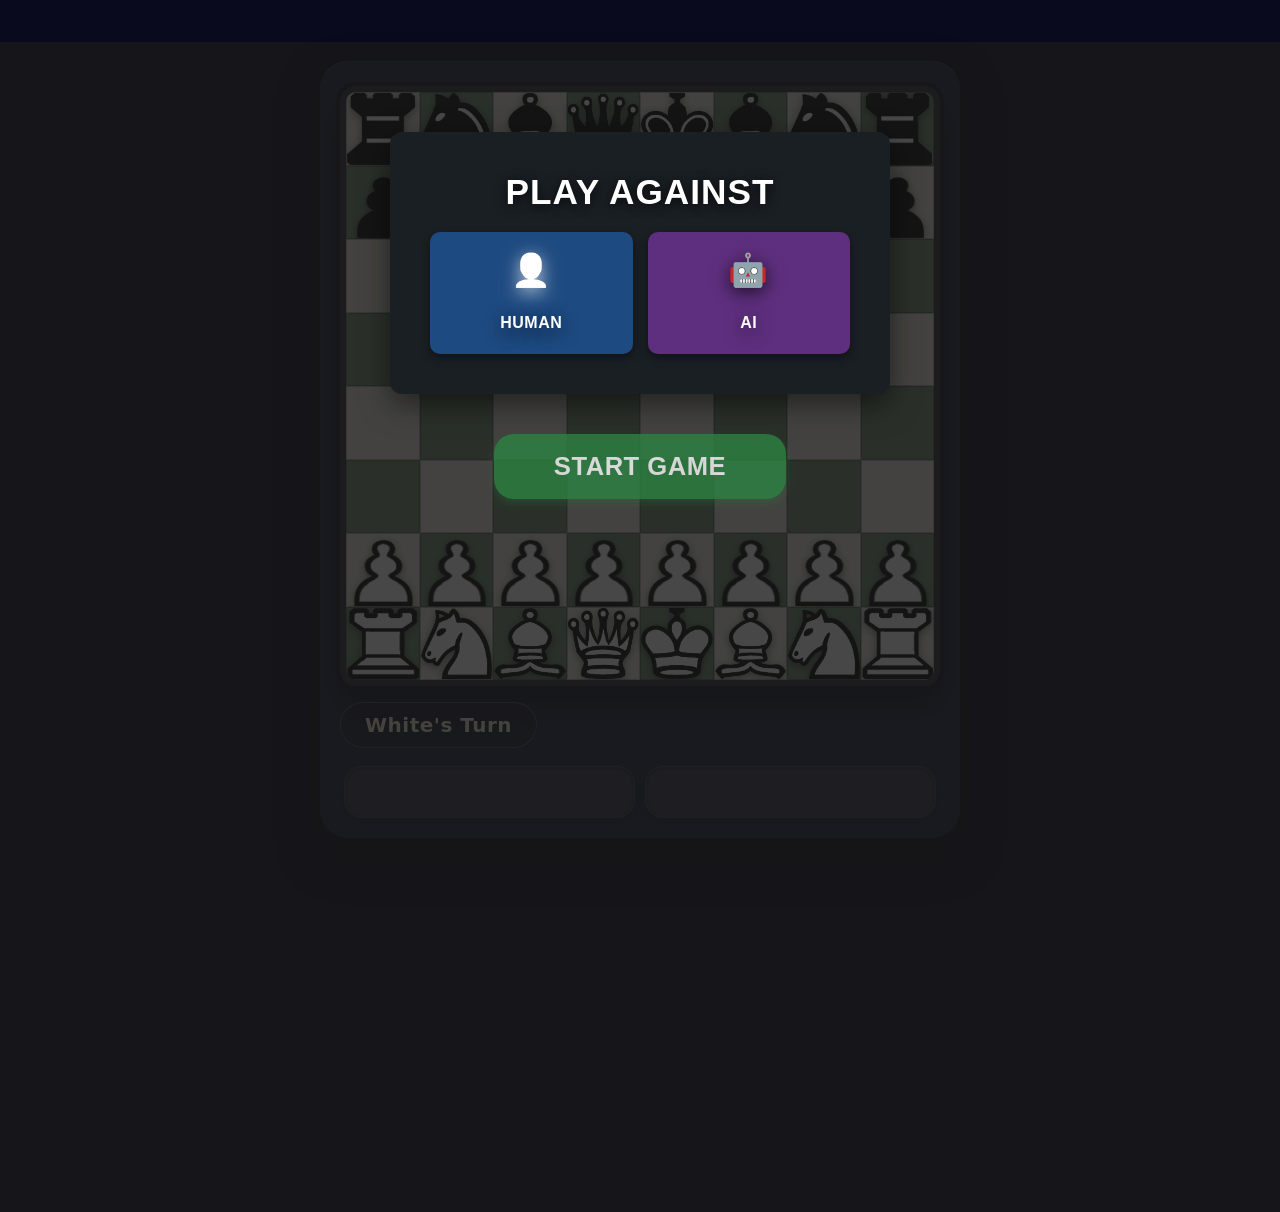
<file: index.html>
<!DOCTYPE html>
<html>
<head>
	<title>Chess Game</title>
	<meta charset="utf-8">
	<link rel="stylesheet" type="text/css" href="chess.css">
    <meta name="viewport" content="width=device-width, initial-scale=1" />
	<meta property="og:image" content="img/share.jpeg" />
	<meta property="og:description" content="A complete well automated chess game made by JavaScript that contains AI. Check it out. I hope you like it." />
	<meta name="author" content="Ahmed Alkholy">
	<link rel="icon" type="image/x-icon" href="favicon.ico">
</head>
<body>

<div id="startscene" class="scene show">
	<div class="scene-content" style="margin-top: 10vh;">
		<div class="scene-content-box">
			
			<div id="step-opponent">
				<h2>PLAY AGAINST</h2>
				<div class="scene-selector">
					<input type="radio" name="oponent" id="humanOponent" value="human" onchange="changeColorSelect()">
					<label for="humanOponent" class="option-card blue-card">
						<div class="icon">👤</div>
						<span>HUMAN</span>
					</label>

					<input type="radio" name="oponent" id="aiOponent" value="ai" onchange="changeColorSelect()">
					<label for="aiOponent" class="option-card purple-card">
						<div class="icon">🤖</div>
						<span>AI</span>
					</label>
				</div>
			</div>
			
			<div id="step-color" class="select-color-container hidden" style="margin-top: 30px">
				<h2 style="font-size: 1.8rem; margin-bottom: 25px;">SELECT YOUR COLOR</h2>
				
				<div class="scene-selector">
					<input type="radio" name="human_color" id="humanColorWhite" value="white" checked>
					<label for="humanColorWhite" class="option-card white-card">
						<div class="icon">♟</div>
						<span>WHITE</span>
					</label>

					<input type="radio" name="human_color" id="humanColorBlack" value="black">
					<label for="humanColorBlack" class="option-card black-card">
						<div class="icon">♞</div>
						<span>BLACK</span>
					</label>
				</div>
			</div>

		</div>

		<div class="start-game-container">
			<button id="start-game-button" class="button-big" onclick="startNewGame()" disabled>START GAME</button>
		</div>
	</div>
	<div class="overlay"></div>
</div>

<div id="endscene" class="scene">
	<div class="scene-content">
		<h2 class="winning-sign"></h2>
		<button class="button" onclick="location.reload();">Play Again</button>
	</div>
	<div class="overlay"></div>
</div>
	
<br>
	<div class="board-container">

		<div id="board">
			<div id="final" class="odd">
				<div id="81" class="square" data-square="8-a">
					<img class="piece rook" id="blackRook1" src="img/black-rook.webp">
				</div>
				<div id="82" class="square" data-square="8-b">
					<img class="piece knight" id="blackKnight1" src="img/black-knight.webp">
				</div>
				<div id="83" class="square" data-square="8-c">
					<img class="piece bishop" id="blackBishop1" data-color="black" src="img/black-bishop.webp">
				</div>
				<div id="84" class="square" data-square="8-d">
					<img class="piece bking" id="blackQueen" data-color="black" src="img/black-queen.webp">
				</div>
				<div id="85" class="square" data-square="8-e">
					<img class="piece bking" id="blackKing" data-color="black" src="img/black-king.webp">
				</div>
				<div id="86" class="square" data-square="8-f">
					<img class="piece bishop" id="blackBishop2" data-color="black" src="img/black-bishop.webp">
				</div>
				<div id="87" class="square" data-square="8-g">
					<img class="piece bking" id="blackKnight2" data-color="black" src="img/black-knight.webp">
				</div>
				<div id="88" class="square" data-square="8-h">
					<img class="piece rook" id="blackRook2" src="img/black-rook.webp">
				</div>
			</div>
			<div class="even">
				<div id="71" class="square" data-square="7-a">
					<img class="piece pawn" id="blackPawn1" src="img/black-pawn.webp">
				</div>
				<div id="72" class="square" data-square="7-b">
					<img class="piece pawn" id="blackPawn2" src="img/black-pawn.webp">
				</div>
				<div id="73" class="square" data-square="7-c">
					<img class="piece pawn" id="blackPawn3" src="img/black-pawn.webp">
				</div>
				<div id="74" class="square" data-square="7-d">
					<img class="piece pawn" id="blackPawn4" src="img/black-pawn.webp">
				</div>
				<div id="75" class="square" data-square="7-e">
					<img class="piece pawn" id="blackPawn5" src="img/black-pawn.webp">
				</div>
				<div id="76" class="square" data-square="7-f">
					<img class="piece pawn" id="blackPawn6" src="img/black-pawn.webp">
				</div>
				<div id="77" class="square" data-square="7-g">
					<img class="piece pawn" id="blackPawn7" src="img/black-pawn.webp">
				</div>
				<div id="78" class="square" data-square="7-h">
					<img class="piece pawn" id="blackPawn8" src="img/black-pawn.webp">
				</div>
			</div>
			<div class="odd">
				<div id="61" class="square" data-square="6-a"></div>
				<div id="62" class="square" data-square="6-b"></div>
				<div id="63" class="square" data-square="6-c"></div>
				<div id="64" class="square" data-square="6-d"></div>
				<div id="65" class="square" data-square="6-e"></div>
				<div id="66" class="square" data-square="6-f"></div>
				<div id="67" class="square" data-square="6-g"></div>
				<div id="68" class="square" data-square="6-h"></div>
			</div>
			<div class="even">
				<div id="51" class="square" data-square="5-a"></div>
				<div id="52" class="square" data-square="5-b"></div>
				<div id="53" class="square" data-square="5-c"></div>
				<div id="54" class="square" data-square="5-d"></div>
				<div id="55" class="square" data-square="5-e"></div>
				<div id="56" class="square" data-square="5-f"></div>
				<div id="57" class="square" data-square="5-g"></div>
				<div id="58" class="square" data-square="5-h"></div>
			</div>
			<div class="odd">
				<div id="41" class="square" data-square="4-a"></div>
				<div id="42" class="square" data-square="4-b"></div>
				<div id="43" class="square" data-square="4-c"></div>
				<div id="44" class="square" data-square="4-d"></div>
				<div id="45" class="square" data-square="4-e"></div>
				<div id="46" class="square" data-square="4-f"></div>
				<div id="47" class="square" data-square="4-g"></div>
				<div id="48" class="square" data-square="4-h"></div>
			</div>
			<div class="even">
				<div id="31" class="square" data-square="3-a"></div>
				<div id="32" class="square" data-square="3-b"></div>
				<div id="33" class="square" data-square="3-c"></div>
				<div id="34" class="square" data-square="3-d"></div>
				<div id="35" class="square" data-square="3-e"></div>
				<div id="36" class="square" data-square="3-f"></div>
				<div id="37" class="square" data-square="3-g"></div>
				<div id="38" class="square" data-square="3-h"></div>
			</div>
			<div class="odd">
				<div class="square white" id="21" data-square="2-a">
					<img class="piece pawn" id="whitePawn1" src="img/white-pawn.webp">
				</div>
				<div class="square white" id="22" data-square="2-b">
					<img class="piece pawn" id="whitePawn2" src="img/white-pawn.webp">
				</div>
				<div class="square white" id="23" data-square="2-c">
					<img class="piece pawn" id="whitePawn3" src="img/white-pawn.webp">
				</div>
				<div class="square white" id="24" data-square="2-d">
					<img class="piece pawn" id="whitePawn4" src="img/white-pawn.webp">
				</div>
				<div class="square white" id="25" class="square" data-square="2-e">
					<img class="piece pawn" id="whitePawn5" src="img/white-pawn.webp">
				</div>
				<div class="square white" id="26" data-square="2-f">
					<img class="piece pawn" id="whitePawn6" src="img/white-pawn.webp">
				</div>
				<div class="square white" id="27" data-square="2-g">
					<img class="piece pawn" id="whitePawn7" src="img/white-pawn.webp">
				</div>
				<div class="square white" id="28" data-square="2-h">
					<img class="piece pawn" id="whitePawn8" src="img/white-pawn.webp">
				</div>
			</div>
			<div class="even">
				<div id="11" class="square white" data-square="1-a">
					<img class="piece rook" id="whiteRook1" src="img/white-rook.webp">
				</div>
				<div id="12" class="square white" data-square="1-b">
					<img class="piece knight" id="whiteKnight1" src="img/white-knight.webp">
				</div>
				<div id="13" class="square white" data-square="1-c">
					<img class="piece bishop" id="whiteBishop1" data-color="white" src="img/white-bishop.webp">
				</div>
				<div id="14" class="square white" data-square="1-d">
					<img class="piece queen" id="whiteQueen" src="img/white-queen.webp">
				</div>
				<div id="15" class="square white" data-square="1-e">
					<img class="piece wking" src="img/white-king.webp" class="white" id="whiteKing">
				</div>
				<div id="16" class="square white" data-square="1-f">
					<img class="piece knight" id="whiteBishop2" src="img/white-bishop.webp">
				</div>
				<div id="17" class="square white" data-square="1-g">
					<img class="piece knight" id="whiteKnight2" src="img/white-knight.webp">
				</div>
				<div id="18" class="square white" data-square="1-h">
					<img class="piece rook" id="whiteRook2" src="img/white-rook.webp">
				</div>
			</div>
		</div>

		<p id="turn">White's Turn</p>

		<div class="semataries">
			<div id="whiteSematary" class="sematary">
				<div class="pawn"></div>
				<div class="knight"></div>
				<div class="bishop"></div>
				<div class="rook"></div>
				<div class="queen"></div>
			</div>
	
			<div id="blackSematary" class="sematary">
				<div class="pawn"></div>
				<div class="knight"></div>
				<div class="bishop"></div>
				<div class="rook"></div>
				<div class="queen"></div>
			</div>
		</div>

	</div>

<div style="position:absolute;left:15px;bottom:15px;">
	<!-- <button class="flip-board" onclick="boardAnimate()">Flip Board</button> -->
</div>

<script type="text/javascript" src="piece.js"></script>
<script type="text/javascript" src="History.js"></script>
<script type="text/javascript" src="Game.js"></script>
<script type="text/javascript" src="SimulationGame.js"></script>
<script type="text/javascript" src="ai.js"></script>
<script type="text/javascript" src="Board.js"></script>

<script type="text/javascript">
	const boardAnimate = () => {
		const board = document.getElementById('board');
		const elements = board.getElementsByClassName('piece');
		if (board.classList.contains('animate')) {
			board.classList.remove('animate');
			board.classList.add('animate-backward');
			for (element of elements) {
				element.classList.remove('forward');
				element.classList.add('backward');
			}
		}
		else{
			board.classList.remove('animate-backward');
			board.classList.add('animate');
			for (element of elements) {
				element.classList.remove('backward');
				element.classList.add('forward');
			}
		}	
	}
</script>

<script>
	const enableStartGameButton = () => document.getElementById('start-game-button').disabled = false;
	const disableStartGameButton = () => document.getElementById('start-game-button').disabled = true;

	const changeColorSelect = () => {
		const playAgainst = document.querySelector('input[name="oponent"]:checked')?.value;
		if (playAgainst === 'ai') {
			showColorSelect();
			disableStartGameButton();
			document.querySelector('input[type="radio"][name="human_color"]:checked').checked = false;
		}
		else {
			hideColorSelect();
			enableStartGameButton();
		}
	}

	document.querySelectorAll('input[type="radio"][name="human_color"]')
		.forEach(radio => {
			radio.addEventListener("change", enableStartGameButton);
		});
</script>

</body>
</html>
</file>
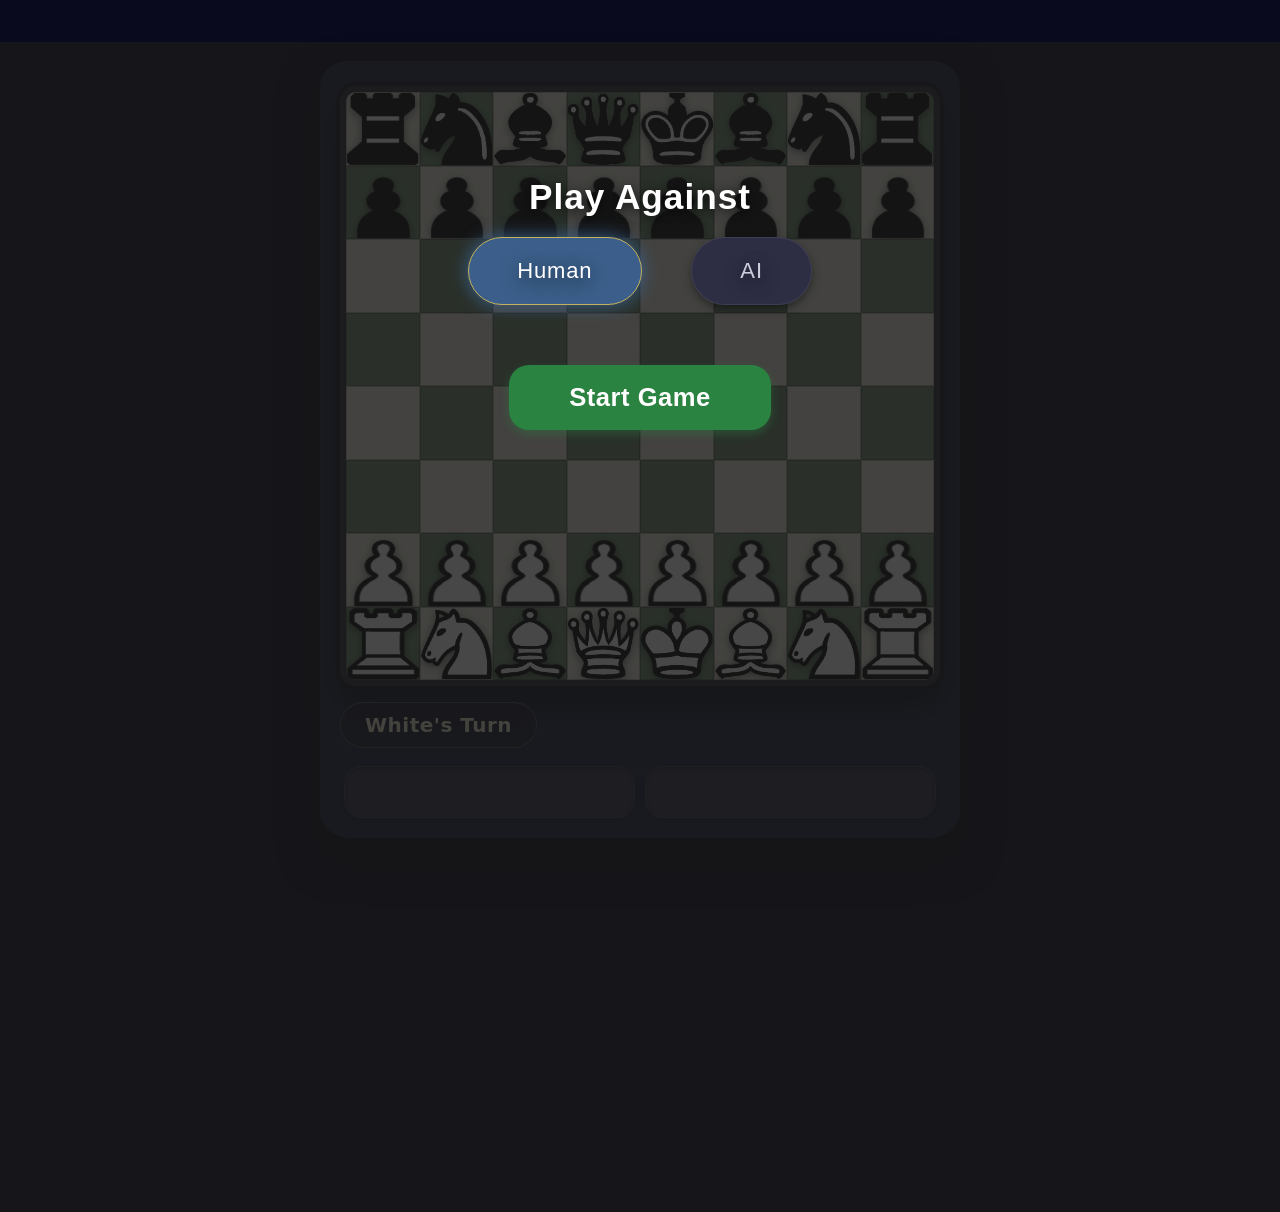
<file: chess.html>
<!DOCTYPE html>
<html>
<head>
	<title>Chess Game</title>
	<link rel="stylesheet" type="text/css" href="chess.css">
    <meta name="viewport" content="width=device-width, initial-scale=1" />
	<meta property="og:image" content="img/share.jpeg" />
	<meta property="og:description" content="A complete well automated chess game made by JavaScript that contains AI. Check it out. I hope you like it." />
	<meta name="author" content="Ahmed Alkholy">
	<link rel="icon" type="image/x-icon" href="favicon.ico">
</head>
<body>

<div id="startscene" class="scene show">
	<div class="scene-content" style="margin-top: 15vh;">
		<div style="margin-bottom: 50px;">
			<h2>Play Against</h2>
			<input type="radio" name="oponent" id="humanOponent" value="human" onchange="changeColorSelect()" checked>
			<label for="humanOponent">Human</label>
			&ensp;
			<input type="radio" name="oponent" id="aiOponent" value="ai" onchange="changeColorSelect()">
			<label for="aiOponent">AI</label>
		</div>
		
		<div class="select-color-container" style="margin-bottom: 50px;display: none;">
			<h2>Select Your Color</h2>
			<input type="radio" name="human_color" id="humanColorWhite" value="white" checked>
			<label for="humanColorWhite">White</label>
			&ensp;
			<input type="radio" name="human_color" id="humanColorBlack" value="black">
			<label for="humanColorBlack">Black</label>
		</div>

		<div class="start-game-container">
			<button class="button button-big" onclick="startNewGame()">Start Game</button>
		</div>
	</div>
	<div class="overlay"></div>
</div>

<div id="endscene" class="scene">
	<div class="scene-content">
		<h2 class="winning-sign"></h2>
		<button class="button" onclick="location.reload();">Play Again</button>
	</div>
	<div class="overlay"></div>
</div>
	
<br>
	<div class="board-container">

		<div id="board">
			<div id="final" class="odd">
				<div id="81" class="square" data-square="8-a">
					<img class="piece rook" id="blackRook1" src="img/black-rook.webp">
				</div>
				<div id="82" class="square" data-square="8-b">
					<img class="piece knight" id="blackKnight1" src="img/black-knight.webp">
				</div>
				<div id="83" class="square" data-square="8-c">
					<img class="piece bishop" id="blackBishop1" data-color="black" src="img/black-bishop.webp">
				</div>
				<div id="84" class="square" data-square="8-d">
					<img class="piece bking" id="blackQueen" data-color="black" src="img/black-queen.webp">
				</div>
				<div id="85" class="square" data-square="8-e">
					<img class="piece bking" id="blackKing" data-color="black" src="img/black-king.webp">
				</div>
				<div id="86" class="square" data-square="8-f">
					<img class="piece bishop" id="blackBishop2" data-color="black" src="img/black-bishop.webp">
				</div>
				<div id="87" class="square" data-square="8-g">
					<img class="piece bking" id="blackKnight2" data-color="black" src="img/black-knight.webp">
				</div>
				<div id="88" class="square" data-square="8-h">
					<img class="piece rook" id="blackRook2" src="img/black-rook.webp">
				</div>
			</div>
			<div class="even">
				<div id="71" class="square" data-square="7-a">
					<img class="piece pawn" id="blackPawn1" src="img/black-pawn.webp">
				</div>
				<div id="72" class="square" data-square="7-b">
					<img class="piece pawn" id="blackPawn2" src="img/black-pawn.webp">
				</div>
				<div id="73" class="square" data-square="7-c">
					<img class="piece pawn" id="blackPawn3" src="img/black-pawn.webp">
				</div>
				<div id="74" class="square" data-square="7-d">
					<img class="piece pawn" id="blackPawn4" src="img/black-pawn.webp">
				</div>
				<div id="75" class="square" data-square="7-e">
					<img class="piece pawn" id="blackPawn5" src="img/black-pawn.webp">
				</div>
				<div id="76" class="square" data-square="7-f">
					<img class="piece pawn" id="blackPawn6" src="img/black-pawn.webp">
				</div>
				<div id="77" class="square" data-square="7-g">
					<img class="piece pawn" id="blackPawn7" src="img/black-pawn.webp">
				</div>
				<div id="78" class="square" data-square="7-h">
					<img class="piece pawn" id="blackPawn8" src="img/black-pawn.webp">
				</div>
			</div>
			<div class="odd">
				<div id="61" class="square" data-square="6-a"></div>
				<div id="62" class="square" data-square="6-b"></div>
				<div id="63" class="square" data-square="6-c"></div>
				<div id="64" class="square" data-square="6-d"></div>
				<div id="65" class="square" data-square="6-e"></div>
				<div id="66" class="square" data-square="6-f"></div>
				<div id="67" class="square" data-square="6-g"></div>
				<div id="68" class="square" data-square="6-h"></div>
			</div>
			<div class="even">
				<div id="51" class="square" data-square="5-a"></div>
				<div id="52" class="square" data-square="5-b"></div>
				<div id="53" class="square" data-square="5-c"></div>
				<div id="54" class="square" data-square="5-d"></div>
				<div id="55" class="square" data-square="5-e"></div>
				<div id="56" class="square" data-square="5-f"></div>
				<div id="57" class="square" data-square="5-g"></div>
				<div id="58" class="square" data-square="5-h"></div>
			</div>
			<div class="odd">
				<div id="41" class="square" data-square="4-a"></div>
				<div id="42" class="square" data-square="4-b"></div>
				<div id="43" class="square" data-square="4-c"></div>
				<div id="44" class="square" data-square="4-d"></div>
				<div id="45" class="square" data-square="4-e"></div>
				<div id="46" class="square" data-square="4-f"></div>
				<div id="47" class="square" data-square="4-g"></div>
				<div id="48" class="square" data-square="4-h"></div>
			</div>
			<div class="even">
				<div id="31" class="square" data-square="3-a"></div>
				<div id="32" class="square" data-square="3-b"></div>
				<div id="33" class="square" data-square="3-c"></div>
				<div id="34" class="square" data-square="3-d"></div>
				<div id="35" class="square" data-square="3-e"></div>
				<div id="36" class="square" data-square="3-f"></div>
				<div id="37" class="square" data-square="3-g"></div>
				<div id="38" class="square" data-square="3-h"></div>
			</div>
			<div class="odd">
				<div class="square white" id="21" data-square="2-a">
					<img class="piece pawn" id="whitePawn1" src="img/white-pawn.webp">
				</div>
				<div class="square white" id="22" data-square="2-b">
					<img class="piece pawn" id="whitePawn2" src="img/white-pawn.webp">
				</div>
				<div class="square white" id="23" data-square="2-c">
					<img class="piece pawn" id="whitePawn3" src="img/white-pawn.webp">
				</div>
				<div class="square white" id="24" data-square="2-d">
					<img class="piece pawn" id="whitePawn4" src="img/white-pawn.webp">
				</div>
				<div class="square white" id="25" class="square" data-square="2-e">
					<img class="piece pawn" id="whitePawn5" src="img/white-pawn.webp">
				</div>
				<div class="square white" id="26" data-square="2-f">
					<img class="piece pawn" id="whitePawn6" src="img/white-pawn.webp">
				</div>
				<div class="square white" id="27" data-square="2-g">
					<img class="piece pawn" id="whitePawn7" src="img/white-pawn.webp">
				</div>
				<div class="square white" id="28" data-square="2-h">
					<img class="piece pawn" id="whitePawn8" src="img/white-pawn.webp">
				</div>
			</div>
			<div class="even">
				<div id="11" class="square white" data-square="1-a">
					<img class="piece rook" id="whiteRook1" src="img/white-rook.webp">
				</div>
				<div id="12" class="square white" data-square="1-b">
					<img class="piece knight" id="whiteKnight1" src="img/white-knight.webp">
				</div>
				<div id="13" class="square white" data-square="1-c">
					<img class="piece bishop" id="whiteBishop1" data-color="white" src="img/white-bishop.webp">
				</div>
				<div id="14" class="square white" data-square="1-d">
					<img class="piece queen" id="whiteQueen" src="img/white-queen.webp">
				</div>
				<div id="15" class="square white" data-square="1-e">
					<img class="piece wking" src="img/white-king.webp" class="white" id="whiteKing">
				</div>
				<div id="16" class="square white" data-square="1-f">
					<img class="piece knight" id="whiteBishop2" src="img/white-bishop.webp">
				</div>
				<div id="17" class="square white" data-square="1-g">
					<img class="piece knight" id="whiteKnight2" src="img/white-knight.webp">
				</div>
				<div id="18" class="square white" data-square="1-h">
					<img class="piece rook" id="whiteRook2" src="img/white-rook.webp">
				</div>
			</div>
		</div>

		<p id="turn">White's Turn</p>

		<div class="semataries">
			<div id="whiteSematary" class="sematary">
				<div class="pawn"></div>
				<div class="knight"></div>
				<div class="bishop"></div>
				<div class="rook"></div>
				<div class="queen"></div>
			</div>
	
			<div id="blackSematary" class="sematary">
				<div class="pawn"></div>
				<div class="knight"></div>
				<div class="bishop"></div>
				<div class="rook"></div>
				<div class="queen"></div>
			</div>
		</div>

	</div>

<div style="position:absolute;left:15px;bottom:15px;">
	<!-- <button class="flip-board" onclick="boardAnimate()">Flip Board</button> -->
</div>

<script type="text/javascript" src="piece.js"></script>
<script type="text/javascript" src="History.js"></script>
<script type="text/javascript" src="Game.js"></script>
<script type="text/javascript" src="SimulationGame.js"></script>
<script type="text/javascript" src="ai.js"></script>
<script type="text/javascript" src="Board.js"></script>

<script type="text/javascript">
	const boardAnimate = () => {
		const board = document.getElementById('board');
		const elements = board.getElementsByClassName('piece');
		if (board.classList.contains('animate')) {
			board.classList.remove('animate');
			board.classList.add('animate-backward');
			for (element of elements) {
				element.classList.remove('forward');
				element.classList.add('backward');
			}
		}
		else{
			board.classList.remove('animate-backward');
			board.classList.add('animate');
			for (element of elements) {
				element.classList.remove('backward');
				element.classList.add('forward');
			}
		}	
	}
</script>

<script>
	const changeColorSelect = () => {
		const playAgainst = document.querySelector('input[name="oponent"]:checked').value;
		if (playAgainst === 'ai') {
			showColorSelect();
		}
		else {
			hideColorSelect();
		}		
	}

	changeColorSelect();
</script>

</body>
</html>
</file>
<file: chess.css>
*{
	margin: 0;
	padding: 0;
	box-sizing: border-box;
}

body{
	background: #0a0a1e;
	font-family: 'Segoe UI', Roboto, system-ui, sans-serif;
	min-height: 100vh;
	display: flex;
	flex-direction: column;
	align-items: center;
	justify-content: center;
	padding: 0 0 20px 0;
	margin-top: 0;
}

.board-container {
	width: 640px;
	max-width: 94%;
	justify-content: center;
	margin: 0;
	margin-left: auto;
	margin-right: auto;
	position: relative;
	background: #16213e;
	padding: 25px 20px 20px;
	border-radius: 28px;
	box-shadow: 0 20px 40px rgba(0,0,0,0.6), inset 0 1px 0 rgba(255,255,255,0.08);
}

.semataries {
	width: 100%;
	margin: 12px auto 0;
	display: flex;
	justify-content: center;
	gap: 10px;
	padding: 0 4px;
}

.sematary {
	width: 50%;
	background: #333448;
	border-radius: 18px;
	padding: 10px 12px;
	min-height: 52px;
	backdrop-filter: blur(12px);
	box-shadow: inset 0 1px 4px rgba(0,0,0,0.5), 0 4px 12px rgba(0,0,0,0.3);
	border: 1px solid rgba(255,255,255,0.05);
}

#blackSematary {
	text-align: right;
}

#board{
	aspect-ratio: 1 / 1;
	margin: auto;
	border: 6px solid #2c2c3a;
	border-radius: 16px;
	overflow: hidden;
	box-shadow: 0 0 0 4px #0f0f1a, 0 18px 30px rgba(0,0,0,0.7);
	background: #262636;
}

#board div div{
	float: left;
	width: calc(100% / 8);
	aspect-ratio: 1 / 1;
	box-sizing: border-box;
	border: 1px solid rgba(0,0,0,0.25);
	transition: all 0.12s ease;
}

#board .even div:nth-child(even){
	background: #e8e6d9;
}

#board .even div:nth-child(odd){
	background: #6d8a6b;
}

#board .odd div:nth-child(even){
	background: #6d8a6b;
}

#board .odd div:nth-child(odd){
	background: #e8e6d9;
}

.animate{
	animation: rotateBoard 0.9s cubic-bezier(0.4, 0.0, 0.2, 1);
	animation-fill-mode: both;
}

@keyframes rotateBoard { 
	0% {
		transform: rotateZ(0);
		box-shadow: 0 0 0 4px #0f0f1a, 0 18px 30px rgba(0,0,0,0.7);
	}
	100%{
		transform: rotateZ(-180deg);
		box-shadow: 0 0 0 4px #0f0f1a, 0 18px 30px rgba(0,0,0,0.7);
	}
}

.forward{
	transform: rotateZ(-180deg);
	transition: transform 0.2s ease;
}

.backward{
	transform: rotateZ(0);
	transition: transform 0.2s ease;
}

.animate-backward{
	animation: rotateBoardBackward 0.9s cubic-bezier(0.4, 0.0, 0.2, 1);
	animation-fill-mode: both;
}

@keyframes rotateBoardBackward { 
	0% {
		transform: rotateZ(-180deg);
		box-shadow: 0 0 0 4px #0f0f1a, 0 18px 30px rgba(0,0,0,0.7);
	}
	100%{
		transform: rotateZ(0);
		box-shadow: 0 0 0 4px #0f0f1a, 0 18px 30px rgba(0,0,0,0.7);
	}
}

img.piece{
	width: 100%;
	height: 100%;
	float: left;
	filter: drop-shadow(0 2px 4px rgba(0,0,0,0.5));
	transition: transform 0.18s ease;
	cursor: pointer;
}

img.piece:hover {
	transform: scale(1.05);
	filter: drop-shadow(0 4px 8px rgba(0,0,0,0.7));
}

.allowed{
	opacity: 0.9;
	background: radial-gradient(circle at center, #5b7a4a 5%, #2d4a2a 85%)!important;
	border: 2px solid #f5e56c !important;
	box-shadow: inset 0 0 18px #e9d84b;
}

.last-move {
	background: #8fbc5e !important;
	box-shadow: inset 0 0 20px #ffe484;
	border: 1px solid #e0b643 !important;
}

.clicked-square{
	background: radial-gradient(circle at 30% 30%, #3a5a3a, #1f321f)!important;
	border: 2px solid #f0d050 !important;
	box-shadow: inset 0 0 24px #ccaa30;
}

.sematary img {
	transform: rotateZ(0);
	width: 2rem;
	height: 2rem;
	filter: drop-shadow(0 2px 5px rgba(0,0,0,0.6));
	margin: 3px 2px;
}

#blackSematary div{
	overflow-y: auto;
	margin-bottom: 2px;
	display: flex;
	flex-wrap: wrap;
	justify-content: flex-end;
	align-items: center;
	gap: 4px;
}

#whiteSematary div {
	display: flex;
	flex-wrap: wrap;
	align-items: center;
	gap: 4px;
}



#turn{
	text-align: center;
	font-size: 20px;
	font-weight: 600;
	margin: 16px 0 6px;
	color: #eae3c6;
	background: rgba(22, 24, 40, 0.8);
	padding: 10px 24px;
	border-radius: 40px;
	display: inline-block;
	width: auto;
	margin-left: auto;
	margin-right: auto;
	backdrop-filter: blur(16px);
	border: 1px solid rgba(255,255,200,0.2);
	letter-spacing: 0.5px;
}

.winning-sign {
	margin-top: 200px;
}

.winning-sign:first-letter{
	text-transform: uppercase;
}

.flip-board{
	padding: 12px 28px;
	border-radius: 40px !important;
	outline: 0;
	background: #2c3e50;
	color: #f0e9d5;
	border: 1px solid rgba(255,255,220,0.25);
	font-weight: 600;
	font-size: 1rem;
	letter-spacing: 0.4px;
	box-shadow: 0 8px 18px rgba(0,0,0,0.5);
	transition: all 0.2s;
	cursor: pointer;
	backdrop-filter: blur(8px);
}

.flip-board:hover {
	background: #3e5368;
	border-color: #e6dba0;
	transform: translateY(-2px);
	box-shadow: 0 14px 24px rgba(0,0,0,0.6);
}

input[type="radio"] {
	display: none;
}

label {
	background-color: #2d2d44;
	position: relative;
	font-family: "Poppins", "Segoe UI", sans-serif;
	cursor: pointer;
	display: inline-flex;
	align-items: center;
	gap: 0.8em;
	padding: 0.9em 2.2em;
	border-radius: 3em;
	font-size: 22px;
	font-weight: 500;
	color: #cdcddd;
	border: 1px solid rgba(255,255,255,0.08);
	transition: all 0.2s;
	box-shadow: 0 4px 10px rgba(0,0,0,0.4);
}

input[type="radio"]:checked + label {
	background-color: #3b5f8a;
	color: #ffffff;
	border-color: #c4b15c;
	box-shadow: 0 0 18px #3b6390;
}

.button {
	background-color: #2d2d44;
	border-radius: 50px;
	border: 1px solid rgba(255,255,200,0.15);
	color: #f2edd8;
	padding: 18px 44px;
	text-align: center;
	text-decoration: none;
	display: inline-block;
	font-size: 22px;
	font-weight: 600;
	cursor: pointer;
	transition: all 0.25s;
	box-shadow: 0 8px 20px rgba(0,0,0,0.5);
	letter-spacing: 0.6px;
	background: linear-gradient(145deg, #2e2e48, #1f1f33);
}

.button:hover, label:hover {
	background-color: #3d3d5c;
	border-color: #e6d78c;
	transform: translateY(-2px);
	box-shadow: 0 14px 24px rgba(0,0,0,0.7);
}

.button-big {
	padding: 28px 64px;
	font-size: 28px;
	background: linear-gradient(145deg, #3b4a5c, #1f2b33);
	border-color: #b89b40;
}

/* additional polished details */
#board .square {
	position: relative;
}

#blackSematary .pawn::before,
#blackSematary .knight::before,
#blackSematary .bishop::before,
#blackSematary .rook::before,
#blackSematary .queen::before {
	color: #c0b28a;
}

.scene {
	width: 100%;
	position: relative;
	opacity: 0;
	display: none;
	z-index: 100;
	font-family: 'Segoe UI', Tahoma, Geneva, Verdana, sans-serif;
}

.overlay {
	position: fixed;
	width: 100%;
	height: 130vh;
	background: #1a1a1a;
	opacity: .8;
	z-index: 1;
}

.scene .scene-content {
	position: fixed;
	color: #f0ede0;
	z-index: 2;
	width: 100%;
	text-align: center;
	font-size: 44px;
	height: 100vh;
	text-shadow: 0 4px 18px rgba(0,0,0,0.7);
	letter-spacing: 0.02em;
	top: 0;
	left: 0;
	display: flex;
	flex-direction: column;
	align-items: center;
}

.scene-content-box {
    background: #1a1f24;
    max-width: 500px;
    padding: 40px 40px;
    border-radius: 12px;
    box-shadow: 0 10px 30px rgba(0,0,0,0.5);
    border: none;
    letter-spacing: 1px;
    margin-right: auto;
    margin-left: auto;
    margin-bottom: 30px;
    width: 90%;
    box-sizing: border-box;
}

.scene-content h2 {
    font-weight: 600;
    margin-bottom: 20px;
    font-size: 2.2rem;
    color: #ffffff;
    text-shadow: 0 2px 12px rgba(0, 0, 0, 0.8);
    letter-spacing: 1px;
}

.scene-selector {
    display: flex;
    justify-content: space-between;
    gap: 15px;
}

.scene-selector input[type="radio"] {
    display: none;
}

.option-card {
    flex: 1;
    display: flex;
    flex-direction: column;
    align-items: center;
    justify-content: center;
    padding: 20px 8px;
    border-radius: 10px;
    cursor: pointer;
    transition: transform 0.2s, box-shadow 0.2s, border 0.2s;
    border: 2px solid transparent; 
    min-height: 100px;
    box-sizing: border-box;
}

.option-card .icon {
    font-size: 2rem;
    line-height: 1;
    margin-bottom: 10px;
    transition: filter 0.2s, color 0.2s;
}

.option-card span {
    font-size: 1rem;
    font-weight: 600;
    letter-spacing: 0.5px;
    transition: color 0.2s;
}

.blue-card { 
    background: #1d4a80; 
    color: #ffffff;
}
.blue-card .icon { filter: brightness(0) invert(1); }

.purple-card { 
    background: #5e2f7e; 
    color: #ffffff;
}


.white-card { 
    background: #3b424a; 
    color: #a0aec0; 
}
.white-card .icon { color: #a0aec0; }

.black-card { 
    background: #252a30; 
    color: #718096; 
}
.black-card .icon { color: #718096; }

.option-card:hover:not(input:checked + .option-card) {
    transform: translateY(-3px);
    box-shadow: 0 6px 15px rgba(0,0,0,0.3);
}

input[type="radio"]:checked + .option-card {
    border: 2px solid rgba(255, 255, 255, 0.6);
    transform: scale(1.02);
    box-shadow: 0 4px 15px rgba(0,0,0,0.4);
}

input#humanColorWhite:checked + .white-card {
    background: #f7fafc; 
    border-color: #ffffff;
}
input#humanColorWhite:checked + .white-card .icon,
input#humanColorWhite:checked + .white-card span {
    color: #1a202c; 
}

input#humanColorBlack:checked + .black-card {
    background: #111111; 
    border-color: #718096;
}
input#humanColorBlack:checked + .black-card .icon,
input#humanColorBlack:checked + .black-card span {
    color: #ffffff; 
}

.start-game-container {
    margin-top: 10px;
}

#start-game-button:disabled {
	opacity: .8;
	cursor: initial;
}

.button-big {
    background: #2b8341;
    color: white;
    font-size: 1.6rem;
    font-weight: 700;
    padding: 18px 60px;
    border: none;
    border-radius: 20px;
    cursor: pointer;
    letter-spacing: 0.5px;
    box-shadow: 0 4px 10px rgba(43, 131, 65, 0.4);
    transition: all 0.2s ease;
    width: 100%;
    max-width: 400px;
}

.button-big:not(button:disabled):hover {
    background: #349a4e;
    transform: scale(1.02);
    box-shadow: 0 6px 15px rgba(43, 131, 65, 0.6);
}

.button-big:active {
    transform: scale(0.98);
}

@media screen and (max-width: 600px) {
	.scene-content h2 {
		font-size: 1.8rem;
        margin-bottom: 20px;
	}
    .scene-content-box {
        padding: 25px 20px;
    }
    .option-card {
        padding: 15px 5px;
        min-height: 80px;
    }
    .option-card .icon {
        font-size: 2.2rem;
    }
    .option-card span {
        font-size: 0.85rem;
    }
    .button-big {
        font-size: 1.2rem;
        padding: 15px 30px;
    }
}

.hidden {
    display: none !important;
}

.show {
	display: block !important;
	animation: showMessage 0.7s ease-out;
	animation-fill-mode: both;
}

@keyframes showMessage { 
	0% {
		opacity: 0;
		transform: translateY(12px);
	}
	100%{
		opacity: 1;
		transform: translateY(0);
	}
}

.color-fade-in {
    display: block !important;
    overflow: hidden; /* Prevents content from spilling during animation */
    animation: expandSmooth 0.55s cubic-bezier(0.2, 0.9, 0.3, 1) forwards;
    /* Added extra top-margin during animation to blend in */
    margin-top: 25px; 
    border-top: 1px solid rgba(255,255,255,0.1);
    padding-top: 25px;
}

@keyframes expandSmooth {
    0% {
        max-height: 0;
        opacity: 0;
        transform: translateY(-8px);
        padding-top: 0;
        border-top-width: 0;
        margin-top: 0; /* Removes margin in the beginning to prevent jump */
    }
    40% {
        opacity: 1;
        border-top-width: 1px;
    }
    100% {
        max-height: 400px; /* Large enough to contain the buttons */
        opacity: 1;
        transform: translateY(0);
        margin-top: 25px; /* Restores margin at the end */
        padding-top: 25px;
        border-top-width: 1px;
    }
}
</file>
